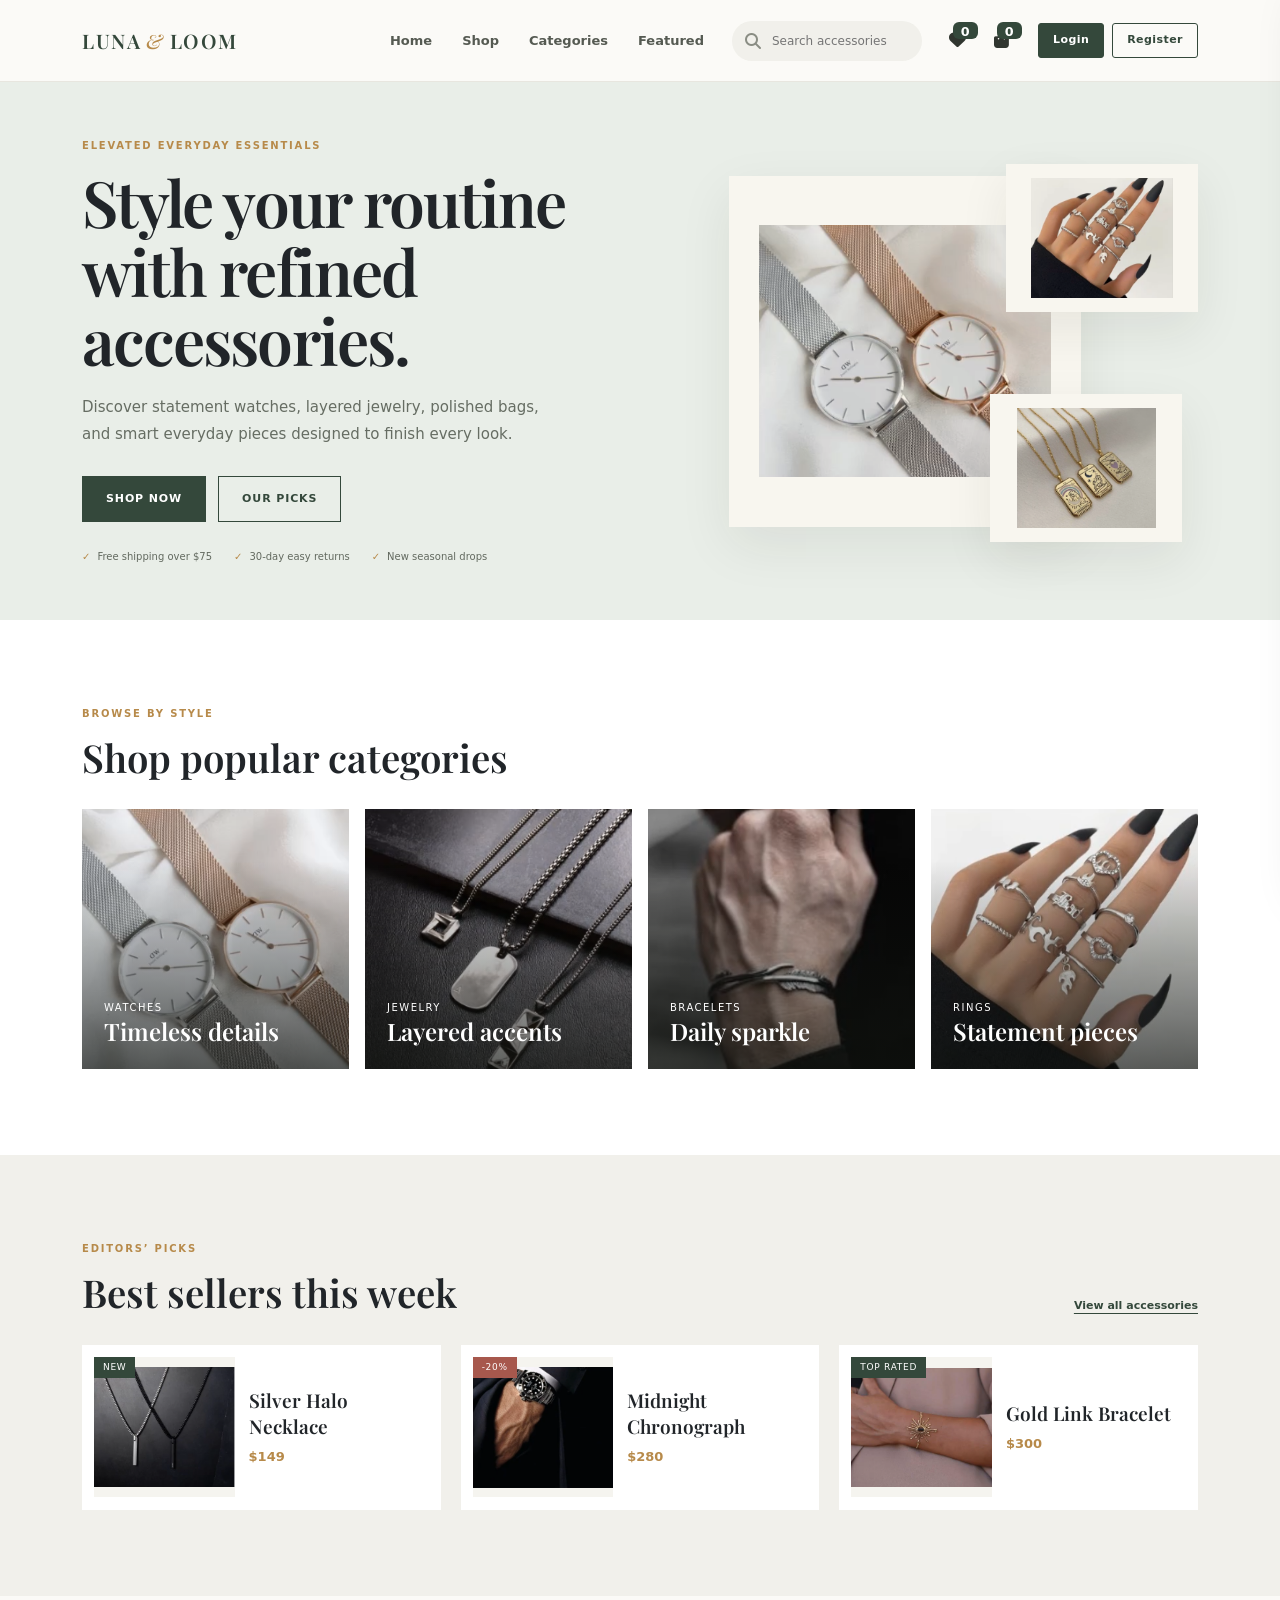
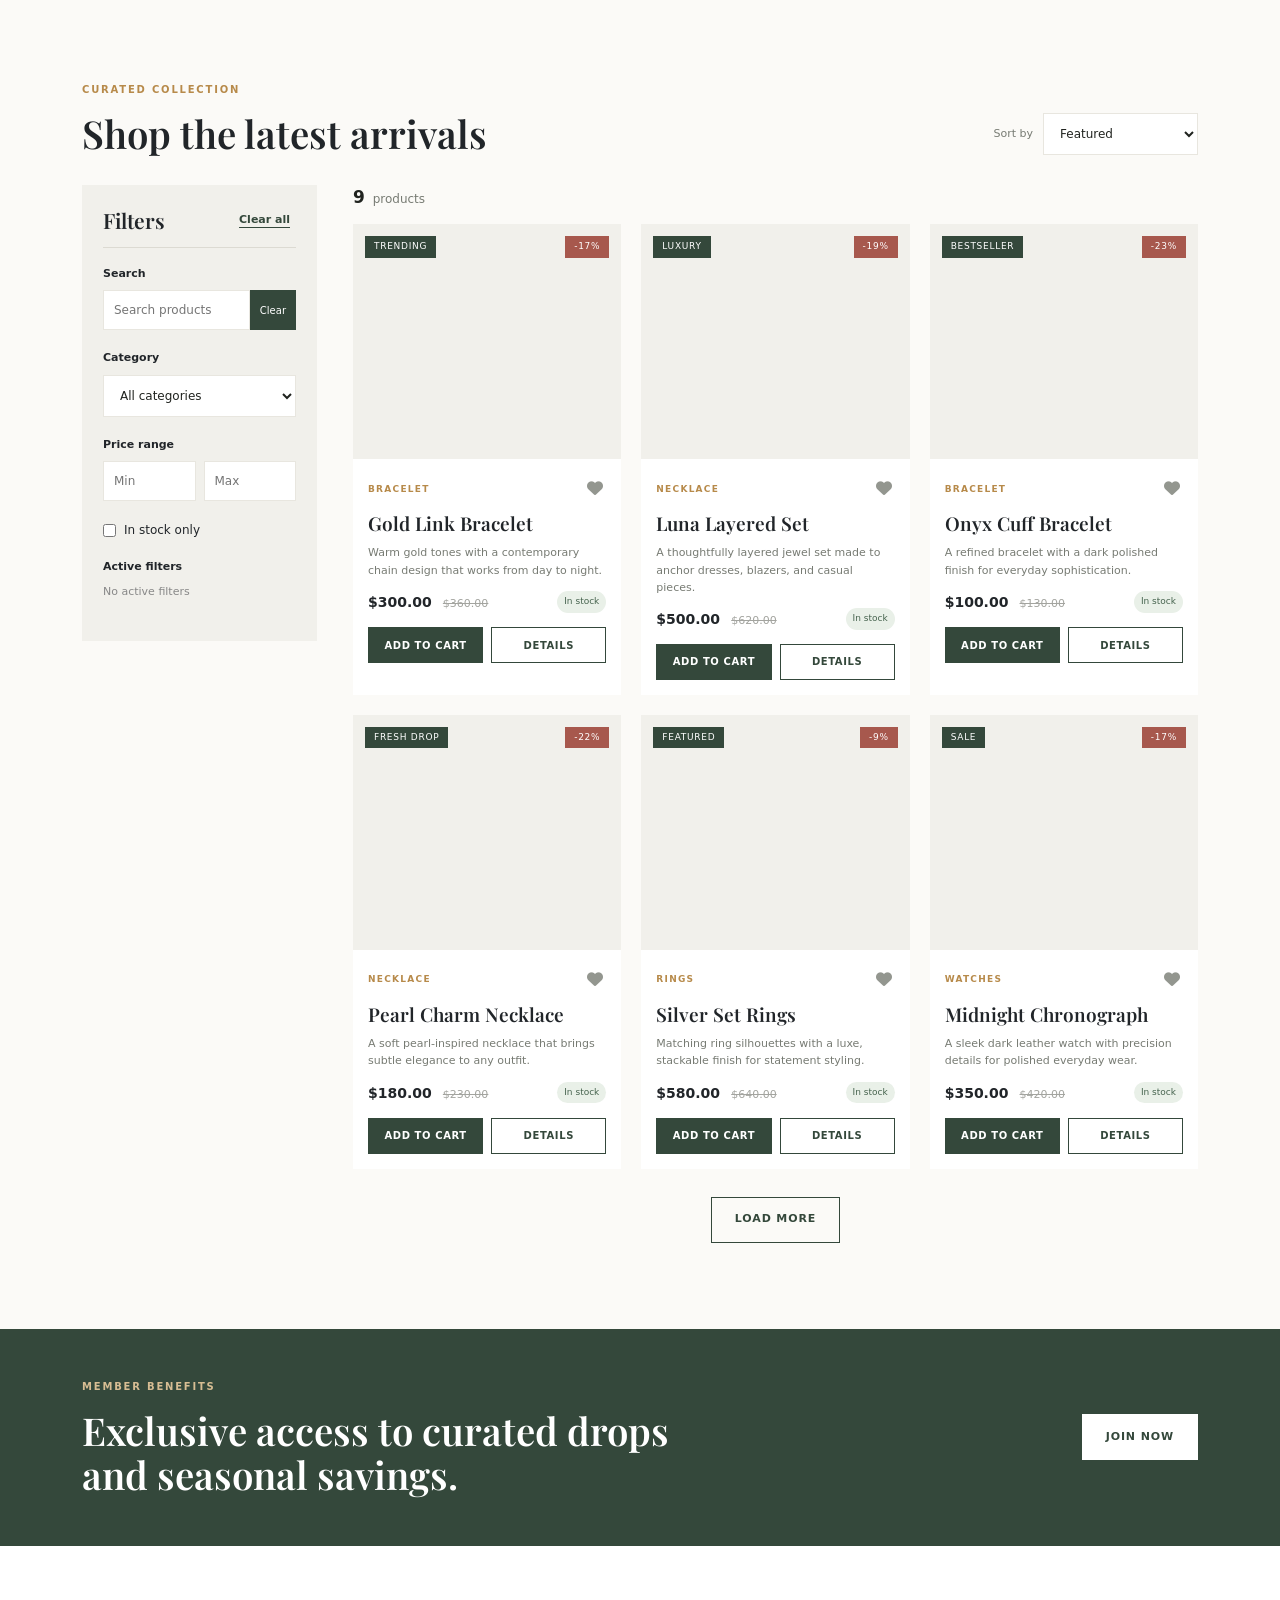
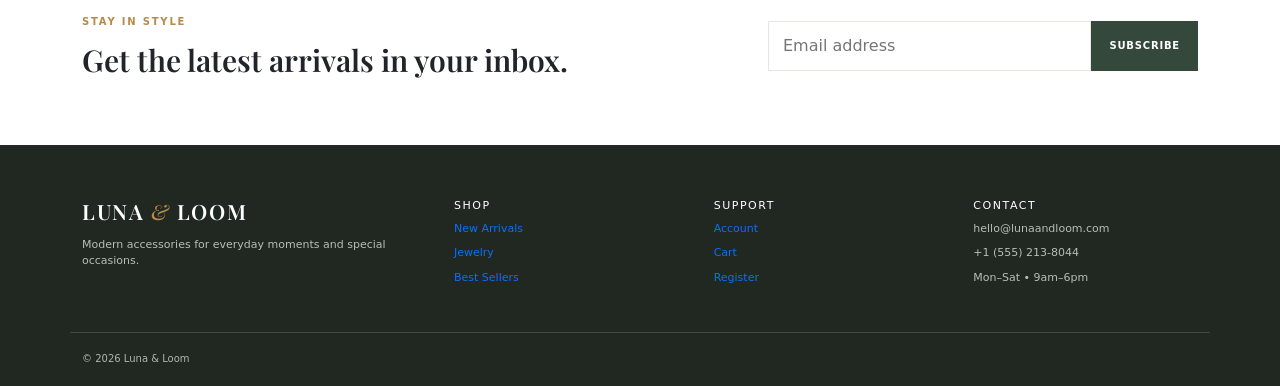
<file: index.html>
<!DOCTYPE html>
<html lang="en">
  <head>
    <meta charset="UTF-8" />
    <meta http-equiv="X-UA-Compatible" content="IE=edge" />
    <meta name="viewport" content="width=device-width, initial-scale=1.0" />
    <title>Luna & Loom | Premium accessories</title>
    <link rel="stylesheet" href="css/style.css" />
    <link rel="stylesheet" href="css/all.css" />
    <link rel="stylesheet" href="css/bootstrap.min.css" />
  </head>
  <body>
    <header class="site-header">
      <div class="container nav-shell">
        <a href="index.html" class="brand" aria-label="Luna & Loom home">
          Luna <span>&amp;</span> Loom
        </a>

        <nav class="main-nav" aria-label="Main navigation">
          <a href="index.html">Home</a>
          <a href="#shop">Shop</a>
          <a href="#categories">Categories</a>
          <a href="#featured">Featured</a>
        </nav>

        <div class="top-bar-actions">
          <label class="search-field" aria-label="Search products">
            <i class="fa-solid fa-magnifying-glass"></i>
            <input id="headerSearch" type="search" placeholder="Search accessories" />
          </label>

          <div class="nav-icons">
            <button class="icon-button" type="button" id="favoriteTrigger" aria-label="View wishlist">
              <i class="fa-solid fa-heart"></i>
              <span class="badge" id="favoriteCount">0</span>
            </button>
            <button class="icon-button" type="button" id="cartTrigger" aria-label="Open cart">
              <i class="fa-solid fa-bag-shopping"></i>
              <span class="badge" id="cartCount">0</span>
            </button>
          </div>

          <div class="auth-controls" id="authControls">
            <button class="header-btn header-btn-primary" type="button" data-nav="login">Login</button>
            <button class="header-btn header-btn-secondary" type="button" data-nav="register">Register</button>
          </div>

          <div class="user-badge hidden" id="userBadge">
            <span id="usernameLabel">Hello, guest</span>
            <button class="header-btn header-btn-danger" type="button" id="logoutBtn">Logout</button>
          </div>
        </div>

        <button class="mobile-menu-button" type="button" id="mobileMenuButton" aria-label="Toggle navigation">
          <span></span>
          <span></span>
          <span></span>
        </button>
      </div>
    </header>

    <main>
      <section class="hero-section" id="home">
        <div class="container hero-shell">
          <div class="hero-copy">
            <p class="eyebrow">Elevated everyday essentials</p>
            <h1>Style your routine with refined accessories.</h1>
            <p class="hero-text">
              Discover statement watches, layered jewelry, polished bags, and smart everyday pieces designed to finish every look.
            </p>
            <div class="hero-actions">
              <a href="#shop" class="primary-cta">Shop now</a>
              <a href="#featured" class="secondary-cta">Our picks</a>
            </div>
            <ul class="hero-points" aria-label="Shop benefits">
              <li>Free shipping over $75</li>
              <li>30-day easy returns</li>
              <li>New seasonal drops</li>
            </ul>
          </div>

          <div class="hero-visual" aria-label="Featured accessory collection">
            <div class="showcase-card showcase-large">
              <img src="images/prod1.png" alt="Golden watch" />
            </div>
            <div class="showcase-card showcase-small top">
              <img src="images/prod5.png" alt="Silver ring set" />
            </div>
            <div class="showcase-card showcase-small bottom">
              <img src="images/prod8.png" alt="Necklace set" />
            </div>
          </div>
        </div>
      </section>

      <section class="categories-section" id="categories">
        <div class="container section-header">
          <div>
            <p class="eyebrow">Browse by style</p>
            <h2>Shop popular categories</h2>
          </div>
        </div>
        <div class="container category-grid">
          <a class="category-card" href="#shop" data-category="watches">
            <img src="images/prod1.png" alt="Watches" />
            <div class="category-overlay">
              <span class="category-tag">Watches</span>
              <strong>Timeless details</strong>
            </div>
          </a>
          <a class="category-card" href="#shop" data-category="Necklace">
            <img src="images/prod6.png" alt="Necklaces" />
            <div class="category-overlay">
              <span class="category-tag">Jewelry</span>
              <strong>Layered accents</strong>
            </div>
          </a>
          <a class="category-card" href="#shop" data-category="Bracelet">
            <img src="images/prod7.png" alt="Bracelets" />
            <div class="category-overlay">
              <span class="category-tag">Bracelets</span>
              <strong>Daily sparkle</strong>
            </div>
          </a>
          <a class="category-card" href="#shop" data-category="Rings">
            <img src="images/prod5.png" alt="Rings" />
            <div class="category-overlay">
              <span class="category-tag">Rings</span>
              <strong>Statement pieces</strong>
            </div>
          </a>
        </div>
      </section>

      <section class="featured-section" id="featured">
        <div class="container section-header">
          <div>
            <p class="eyebrow">Editors’ picks</p>
            <h2>Best sellers this week</h2>
          </div>
          <a href="#shop" class="view-link">View all accessories</a>
        </div>
        <div class="container feature-row">
          <article class="feature-card">
            <span class="feature-badge">New</span>
            <img src="images/prod2.png" alt="Silver necklace" />
            <div>
              <h3>Silver Halo Necklace</h3>
              <p>$149</p>
            </div>
          </article>
          <article class="feature-card">
            <span class="feature-badge sale">-20%</span>
            <img src="images/prod4.png" alt="Black watch" />
            <div>
              <h3>Midnight Chronograph</h3>
              <p>$280</p>
            </div>
          </article>
          <article class="feature-card">
            <span class="feature-badge">Top rated</span>
            <img src="images/prod9.png" alt="Golden bracelet" />
            <div>
              <h3>Gold Link Bracelet</h3>
              <p>$300</p>
            </div>
          </article>
        </div>
      </section>

      <section class="shop-section" id="shop">
        <div class="container section-header catalog-header">
          <div>
            <p class="eyebrow">Curated collection</p>
            <h2>Shop the latest arrivals</h2>
          </div>
          <div class="sort-wrap">
            <label for="sortSelect" class="sort-label">Sort by</label>
            <select id="sortSelect">
              <option value="featured">Featured</option>
              <option value="newest">Newest</option>
              <option value="low-high">Price: Low to High</option>
              <option value="high-low">Price: High to Low</option>
            </select>
          </div>
        </div>

        <div class="container catalog-layout">
          <aside class="filter-panel" aria-label="Product filters">
            <div class="filter-header">
              <h3>Filters</h3>
              <button id="clearFilters" type="button" class="text-button">Clear all</button>
            </div>

            <div class="filter-group search-group">
              <label for="catalogSearch">Search</label>
              <div class="inline-search">
                <input id="catalogSearch" type="search" placeholder="Search products" />
                <button id="clearSearch" type="button" aria-label="Clear search">Clear</button>
              </div>
            </div>

            <div class="filter-group">
              <label for="categoryFilter">Category</label>
              <select id="categoryFilter">
                <option value="all">All categories</option>
                <option value="watches">Watches</option>
                <option value="Necklace">Necklace</option>
                <option value="Earrings">Earrings</option>
                <option value="Bracelet">Bracelet</option>
                <option value="Rings">Rings</option>
              </select>
            </div>

            <div class="filter-group">
              <label>Price range</label>
              <div class="price-inputs">
                <input id="minPrice" type="number" min="0" step="10" placeholder="Min" aria-label="Minimum price" />
                <input id="maxPrice" type="number" min="0" step="10" placeholder="Max" aria-label="Maximum price" />
              </div>
            </div>

            <label class="checkbox-row" for="stockOnly">
              <input id="stockOnly" type="checkbox" />
              <span>In stock only</span>
            </label>

            <div class="filter-group">
              <label>Active filters</label>
              <div id="activeFilters" class="active-filters"></div>
            </div>
          </aside>

          <div class="catalog-results">
            <div class="results-meta">
              <strong id="resultsCount">0</strong>
              <span>products</span>
            </div>
            <div id="productGrid" class="product-grid" aria-live="polite"></div>
            <div id="loadingState" class="state-panel hidden">Loading products…</div>
            <div id="emptyState" class="state-panel hidden">
              No products match your current filters. Try adjusting your search or price range.
            </div>
            <div class="load-more-wrap">
              <button id="loadMoreBtn" type="button" class="secondary-cta hidden">Load more</button>
            </div>
          </div>
        </div>
      </section>

      <section class="promo-section">
        <div class="container promo-shell">
          <div>
            <p class="eyebrow">Member benefits</p>
            <h2>Exclusive access to curated drops and seasonal savings.</h2>
          </div>
          <a href="register.html" class="primary-cta">Join now</a>
        </div>
      </section>

      <section class="newsletter-section">
        <div class="container newsletter-box">
          <div>
            <p class="eyebrow">Stay in style</p>
            <h2>Get the latest arrivals in your inbox.</h2>
          </div>
          <form class="newsletter-form" onsubmit="event.preventDefault(); this.reset(); alert('Thanks for subscribing!');">
            <label class="sr-only" for="newsletterEmail">Email</label>
            <input id="newsletterEmail" type="email" placeholder="Email address" required />
            <button type="submit">Subscribe</button>
          </form>
        </div>
      </section>
    </main>

    <footer class="site-footer">
      <div class="container footer-grid">
        <div>
          <a href="index.html" class="footer-brand">Luna <span>&amp;</span> Loom</a>
          <p>Modern accessories for everyday moments and special occasions.</p>
        </div>
        <div>
          <h3>Shop</h3>
          <ul>
            <li><a href="#shop">New Arrivals</a></li>
            <li><a href="#categories">Jewelry</a></li>
            <li><a href="#featured">Best Sellers</a></li>
          </ul>
        </div>
        <div>
          <h3>Support</h3>
          <ul>
            <li><a href="login.html">Account</a></li>
            <li><a href="cart.html">Cart</a></li>
            <li><a href="register.html">Register</a></li>
          </ul>
        </div>
        <div>
          <h3>Contact</h3>
          <ul>
            <li>hello@lunaandloom.com</li>
            <li>+1 (555) 213-8044</li>
            <li>Mon–Sat • 9am–6pm</li>
          </ul>
        </div>
      </div>
      <div class="container footer-bottom">
        <span>© 2026 Luna & Loom</span>
      </div>
    </footer>

    <aside class="cart-drawer" id="cartDrawer" aria-label="Cart drawer">
      <div class="drawer-header">
        <h3>Your cart</h3>
        <button type="button" class="close-drawer" id="closeCartDrawer" aria-label="Close cart">×</button>
      </div>
      <div id="miniCartItems" class="mini-cart-items"></div>
      <div class="drawer-footer">
        <div class="drawer-total-row">
          <span>Subtotal</span>
          <strong id="drawerSubtotal">$0.00</strong>
        </div>
        <a href="cart.html" class="drawer-link">View cart</a>
      </div>
    </aside>

    <div class="modal hidden" id="productModal" aria-hidden="true">
      <div class="modal-backdrop" data-close-modal="true"></div>
      <div class="modal-panel" role="dialog" aria-modal="true" aria-labelledby="modalTitle">
        <button type="button" class="close-modal" id="closeModal" aria-label="Close product details">×</button>
        <div id="modalContent"></div>
      </div>
    </div>

    <script src="JS/store.js"></script>
    <script src="JS/script.js"></script>
    <script src="JS/bootstrap.bundle.min.js"></script>
  </body>
</html>
</file>
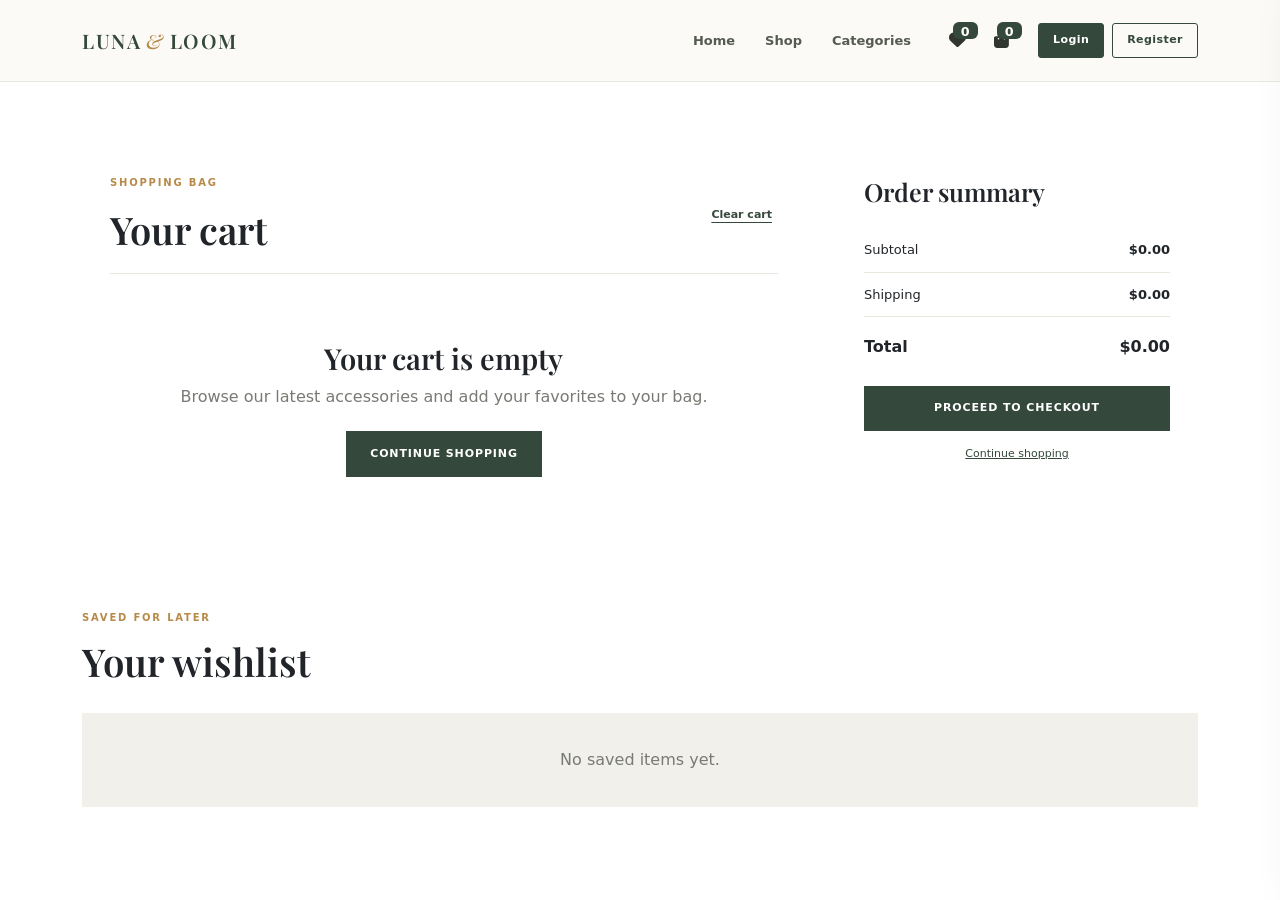
<file: cart.html>
<!DOCTYPE html>
<html lang="en">
  <head>
    <meta charset="UTF-8" />
    <meta http-equiv="X-UA-Compatible" content="IE=edge" />
    <meta name="viewport" content="width=device-width, initial-scale=1.0" />
    <title>Your Cart | Luna & Loom</title>
    <link rel="stylesheet" href="css/style.css" />
    <link rel="stylesheet" href="css/all.css" />
    <link rel="stylesheet" href="css/bootstrap.min.css" />
  </head>
  <body class="cart-page-body">
    <header class="site-header">
      <div class="container nav-shell">
        <a href="index.html" class="brand" aria-label="Luna & Loom home">
          Luna <span>&amp;</span> Loom
        </a>

        <nav class="main-nav" aria-label="Main navigation">
          <a href="index.html">Home</a>
          <a href="index.html#shop">Shop</a>
          <a href="index.html#categories">Categories</a>
        </nav>

        <div class="top-bar-actions cart-page-actions">
          <div class="nav-icons">
            <button class="icon-button" type="button" id="favoriteTrigger" aria-label="View wishlist">
              <i class="fa-solid fa-heart"></i>
              <span class="badge" id="favoriteCount">0</span>
            </button>
            <button class="icon-button" type="button" id="cartTrigger" aria-label="Open cart">
              <i class="fa-solid fa-bag-shopping"></i>
              <span class="badge" id="cartCount">0</span>
            </button>
          </div>

          <div class="auth-controls" id="authControls">
            <button class="header-btn header-btn-primary" type="button" data-nav="login">Login</button>
            <button class="header-btn header-btn-secondary" type="button" data-nav="register">Register</button>
          </div>

          <div class="user-badge hidden" id="userBadge">
            <span id="usernameLabel">Hello, guest</span>
            <button class="header-btn header-btn-danger" type="button" id="logoutBtn">Logout</button>
          </div>
        </div>
      </div>
    </header>

    <main class="cart-page-main">
      <div class="container cart-layout">
        <section class="cart-panel">
          <div class="cart-header-row">
            <div>
              <p class="eyebrow">Shopping bag</p>
              <h1>Your cart</h1>
            </div>
            <button id="clearCartBtn" type="button" class="text-button">Clear cart</button>
          </div>

          <div id="cartItems" class="cart-items" aria-live="polite"></div>
          <div id="cartEmptyState" class="empty-cart hidden">
            <h2>Your cart is empty</h2>
            <p>Browse our latest accessories and add your favorites to your bag.</p>
            <a href="index.html#shop" class="primary-cta">Continue shopping</a>
          </div>
        </section>

        <aside class="checkout-panel">
          <h2>Order summary</h2>
          <div class="summary-row">
            <span>Subtotal</span>
            <strong id="subtotalValue">$0.00</strong>
          </div>
          <div class="summary-row">
            <span>Shipping</span>
            <strong id="shippingValue">$0.00</strong>
          </div>
          <div class="summary-row total-row">
            <span>Total</span>
            <strong id="totalValue">$0.00</strong>
          </div>
          <button type="button" class="checkout-btn" id="checkoutBtn">Proceed to checkout</button>
          <a href="index.html#shop" class="secondary-link">Continue shopping</a>
        </aside>
      </div>

      <section class="wishlist-panel">
        <div class="container section-header">
          <div>
            <p class="eyebrow">Saved for later</p>
            <h2>Your wishlist</h2>
          </div>
        </div>
        <div class="container wishlist-grid" id="wishlistGrid"></div>
      </section>
    </main>

    <aside class="cart-drawer" id="cartDrawer" aria-label="Cart drawer">
      <div class="drawer-header">
        <h3>Your cart</h3>
        <button type="button" class="close-drawer" id="closeCartDrawer" aria-label="Close cart">×</button>
      </div>
      <div id="miniCartItems" class="mini-cart-items"></div>
      <div class="drawer-footer">
        <div class="drawer-total-row">
          <span>Subtotal</span>
          <strong id="drawerSubtotal">$0.00</strong>
        </div>
        <a href="cart.html" class="drawer-link">View cart</a>
      </div>
    </aside>

    <script src="JS/store.js"></script>
    <script src="JS/cart.js"></script>
    <script src="JS/bootstrap.bundle.min.js"></script>
  </body>
</html>
</file>
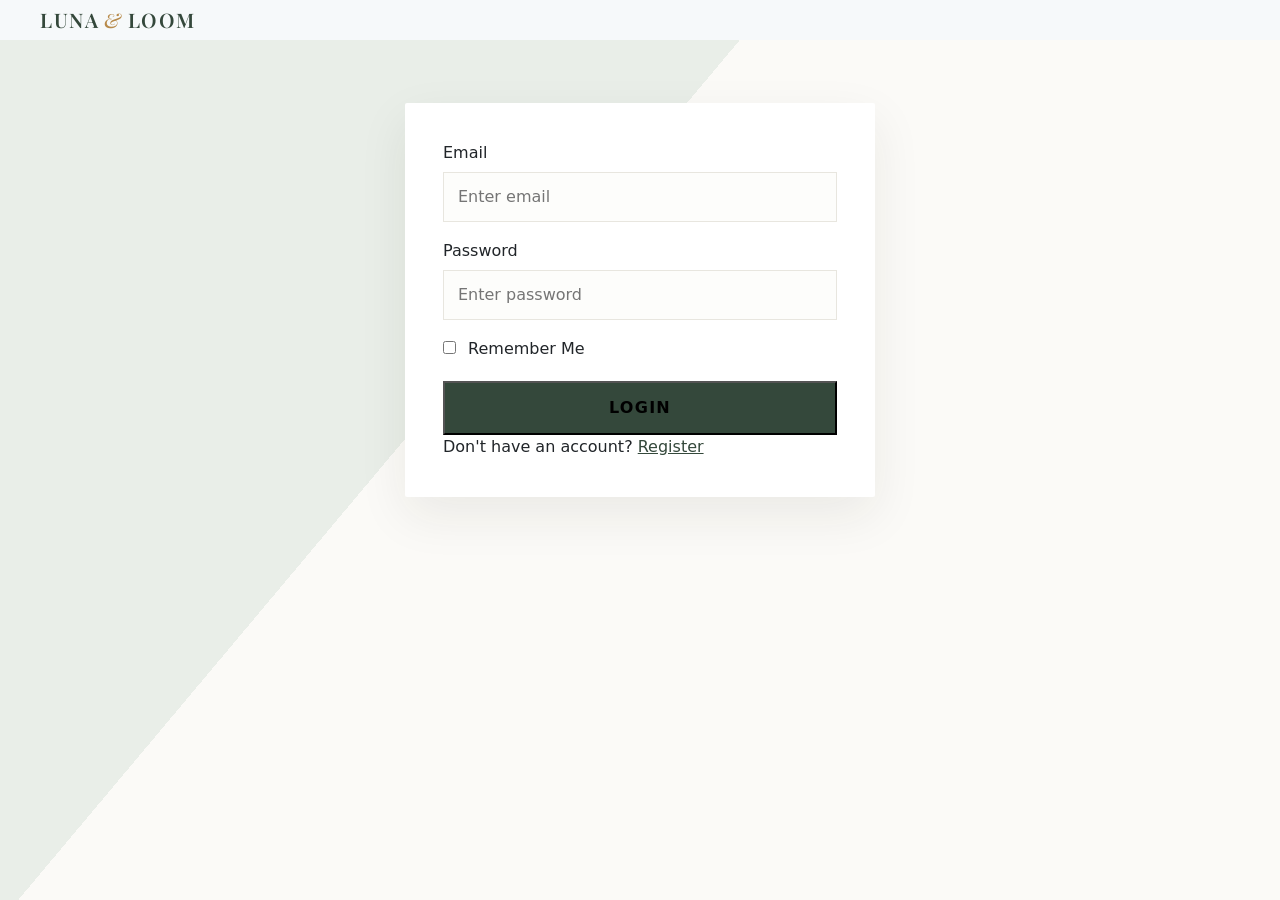
<file: login.html>
<!DOCTYPE html>
<html lang="en">
    <head>
        <meta charset="UTF-8">
        <meta http-equiv="X-UA-Compatible" content="IE=edge">
        <meta name="viewport" content="width=device-width, initial-scale=1.0">
        <title>Shopping Cart || Login Page</title>
        <link rel="stylesheet" href="css/style.css"/>
        <link rel="stylesheet" href="css/all.css"/>
        <link rel="stylesheet" href="css/bootstrap.min.css"/>
    </head>
    <body>
        <header>
            <div class="container-fluid" style="background-color: #f6f9fa; padding: 10px 15px 10px 40px; display: flex;">
                <a href="index.html" class="brand" aria-label="Luna & Loom home">Luna <span>&amp;</span> Loom</a>
            </div>
        </header>

        <form class="loginform">
            Email
            <input type="email" placeholder="Enter email" id="login_email">
            Password
            <input type="password" placeholder="Enter password" id="login_password">
            <input type="checkbox" style="display: inline; cursor: pointer;"> Remember Me
            <input type="submit" value="Login" id="login">
            Don't have an account? <a href="register.html">Register</a>
        </form>

        <script src="JS/login.js"></script>
        <script src="JS/bootstrap.bundle.min.js"></script>
    </body>
</html>
</file>
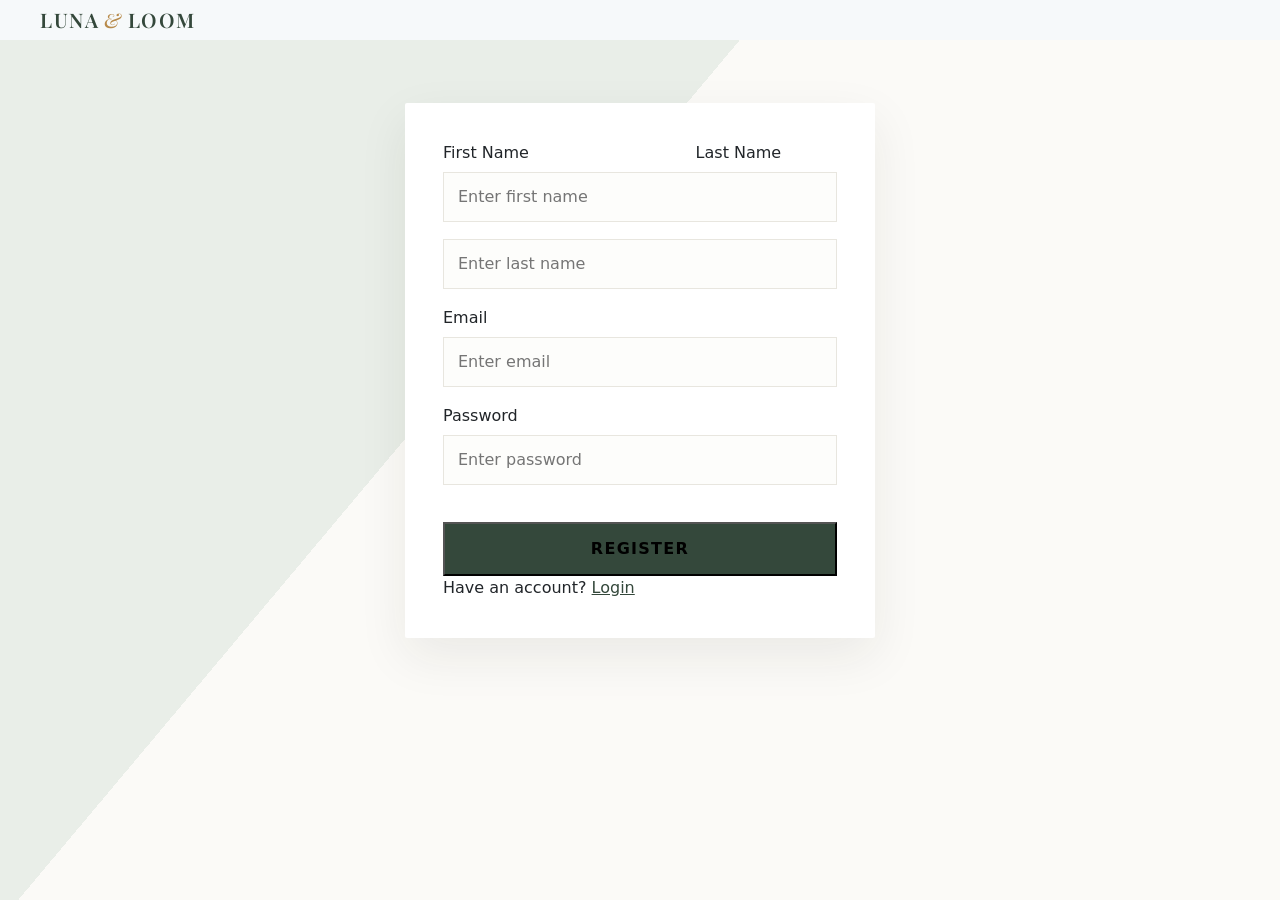
<file: register.html>
<!DOCTYPE html>
<html lang="en">
  <head>
    <meta charset="UTF-8" />
    <meta http-equiv="X-UA-Compatible" content="IE=edge" />
    <meta name="viewport" content="width=device-width, initial-scale=1.0" />
    <title>Shopping Cart || Register Page</title>
    <link rel="stylesheet" href="css/style.css" />
    <link rel="stylesheet" href="css/all.css" />
    <link rel="stylesheet" href="css/bootstrap.min.css" />
  </head>
  <body>
    <header>
      <div
        class="container-fluid"
        style="
          background-color: #f6f9fa;
          padding: 10px 15px 10px 40px;
          display: flex;
        "
      >
        <a href="index.html" class="brand" aria-label="Luna & Loom home">Luna <span>&amp;</span> Loom</a>
      </div>
    </header>

    <form class="loginform">
      First Name <span style="margin-left: 41%">Last Name</span><br />
      <input type="text" placeholder="Enter first name" id="reg_first" />
      <input type="text" placeholder="Enter last name" id="reg_last" />
      Email
      <input type="email" placeholder="Enter email" id="reg_email" />
      Password
      <input type="password" placeholder="Enter password" id="reg_password" />
      <input type="submit" value="Register" id="register" />
      Have an account? <a href="login.html">Login</a>
    </form>

    <script src="./JS/regester.js"></script>
    <script src="JS/bootstrap.bundle.min.js"></script>
  </body>
</html>
</file>
<file: css/style.css>
@import url('https://fonts.googleapis.com/css2?family=DM+Sans:wght@400;500;600;700&family=Playfair+Display:wght@500;600;700&display=swap');

:root{--ink:#20231f;--muted:#777b73;--paper:#fbfaf7;--white:#fff;--line:#e8e6df;--green:#34483b;--sage:#e9eee6;--gold:#b78a4a;--serif:'Playfair Display',Georgia,serif;--sans:'DM Sans',Arial,sans-serif;--shadow:0 18px 50px rgba(35,39,31,.08)}
*{box-sizing:border-box}html{scroll-behavior:smooth;scroll-padding-top:100px}body{margin:0;background:var(--paper);color:var(--ink);font-family:var(--sans);font-size:15px;line-height:1.6}img{max-width:100%;display:block}a{color:inherit;text-decoration:none!important}button,input,select{font:inherit}button{cursor:pointer}button:focus-visible,a:focus-visible,input:focus-visible,select:focus-visible{outline:3px solid #c5a36d;outline-offset:3px}.container{width:min(1220px,calc(100% - 48px));margin-inline:auto}.hidden{display:none!important}.sr-only{position:absolute;width:1px;height:1px;padding:0;margin:-1px;overflow:hidden;clip:rect(0,0,0,0);white-space:nowrap;border:0}
.site-header{height:82px;background:rgba(251,250,247,.96);border-bottom:1px solid var(--line);position:sticky;top:0;z-index:50;backdrop-filter:blur(12px)}.nav-shell{height:100%;display:flex;align-items:center;justify-content:space-between;gap:28px}.brand img{width:142px;height:auto;max-height:60px;object-fit:contain}.main-nav{display:flex;align-items:center;gap:30px;margin-left:auto}.main-nav a{font-size:13px;font-weight:600;color:#555a52;transition:color .2s}.main-nav a:hover{color:var(--gold)}.top-bar-actions{display:flex;align-items:center;gap:17px}.search-field{height:40px;width:190px;background:#f1f0eb;border-radius:30px;display:flex;align-items:center;padding:0 13px;gap:9px;color:#8a8d84}.search-field input{margin:0!important;border:0;background:none;outline:0;width:100%;font-size:12px;color:var(--ink)}.nav-icons{display:flex;gap:6px}.icon-button{position:relative;border:0;background:transparent;color:#30352f;font-size:17px;width:38px;height:38px;border-radius:50%}.icon-button:hover{background:var(--sage)}.badge{position:absolute;top:0;right:-1px;min-width:17px;height:17px;border-radius:50%;background:var(--green);color:white;font-size:10px;line-height:17px;text-align:center}.auth-controls,.user-badge{display:flex;align-items:center;gap:8px}.user-badge{font-size:12px}.header-btn{border:1px solid var(--green);border-radius:3px;padding:8px 14px;font-size:11px;font-weight:700;letter-spacing:.04em;background:transparent;color:var(--green)}.header-btn-primary{background:var(--green);color:#fff}.header-btn-danger{border-color:#a7584d;color:#a7584d}.mobile-menu-button{display:none;background:none;border:0;padding:8px}.mobile-menu-button span{display:block;width:22px;height:2px;background:var(--ink);margin:5px}
.hero-section{background:#e9eee8;overflow:hidden}.hero-shell{min-height:520px;display:grid;grid-template-columns:1fr 1fr;align-items:center;gap:50px;padding-block:56px}.eyebrow{text-transform:uppercase;letter-spacing:.18em;font-size:10px;font-weight:700;color:var(--gold);margin:0 0 14px}.hero-copy h1{font:600 clamp(42px,5vw,68px)/1.08 var(--serif);max-width:600px;margin:0 0 20px;letter-spacing:-.03em}.hero-text{max-width:470px;color:#666d63;font-size:15px;line-height:1.8}.hero-actions{display:flex;gap:12px;margin-top:28px}.primary-cta,.secondary-cta{display:inline-flex;justify-content:center;align-items:center;border:1px solid var(--green);padding:13px 23px;min-height:46px;font-size:11px;font-weight:700;letter-spacing:.08em;text-transform:uppercase;transition:.2s}.primary-cta{background:var(--green);color:#fff}.primary-cta:hover{background:#24352a;color:#fff}.secondary-cta{color:var(--green);background:transparent}.secondary-cta:hover{background:#fff}.hero-points{display:flex;gap:22px;padding:0;margin:27px 0 0;list-style:none;color:#62695f;font-size:10px}.hero-points li:before{content:'✓';color:var(--gold);margin-right:7px}.hero-visual{height:390px;position:relative}.showcase-card{position:absolute;background:#f8f6ef;box-shadow:var(--shadow);overflow:hidden}.showcase-card img{width:100%;height:100%;object-fit:contain;mix-blend-mode:multiply}.showcase-large{width:66%;height:90%;left:12%;top:5%;padding:30px}.showcase-small{width:36%;height:38%;padding:14px}.showcase-small.top{right:0;top:2%}.showcase-small.bottom{right:3%;bottom:1%}
.categories-section,.featured-section,.shop-section{padding:86px 0}.section-header{display:flex;align-items:end;justify-content:space-between;margin-bottom:30px}.section-header h2,.newsletter-box h2,.promo-shell h2{font:600 clamp(28px,3vw,40px)/1.15 var(--serif);margin:0}.category-grid{display:grid;grid-template-columns:repeat(4,1fr);gap:16px}.category-card{height:260px;position:relative;overflow:hidden;background:#eee;cursor:pointer}.category-card img{width:100%;height:100%;object-fit:cover;transition:transform .5s;filter:saturate(.76)}.category-card:hover img{transform:scale(1.05)}.category-overlay{position:absolute;inset:0;display:flex;flex-direction:column;justify-content:end;padding:22px;color:white;background:linear-gradient(transparent 20%,rgba(16,19,15,.68))}.category-tag{font-size:10px;text-transform:uppercase;letter-spacing:.15em}.category-overlay strong{font:600 24px var(--serif)}.featured-section{background:#f1f0eb}.view-link,.text-button{font-size:11px;color:var(--green);font-weight:700;border:0;background:none;text-decoration:underline!important;text-underline-offset:4px}.feature-row{display:grid;grid-template-columns:repeat(3,1fr);gap:20px}.feature-card{position:relative;background:#fff;display:grid;grid-template-columns:42% 1fr;align-items:center;min-height:165px;padding:12px;gap:14px}.feature-card img{height:140px;width:100%;object-fit:contain;background:#f5f4ef}.feature-card h3{font:600 19px var(--serif);margin:0 0 8px}.feature-card p{color:var(--gold);font-size:13px;font-weight:700;margin:0}.feature-badge,.product-badge{position:absolute;top:12px;left:12px;background:var(--green);color:white;padding:4px 9px;font-size:9px;text-transform:uppercase;letter-spacing:.08em;z-index:1}.feature-badge.sale{background:#a7584d}
.shop-section{background:var(--paper)}.catalog-header{align-items:end}.sort-wrap{display:flex;align-items:center;gap:10px}.sort-label{font-size:11px;color:var(--muted)}.sort-wrap select,.filter-group select{height:42px;background:white;border:1px solid var(--line);padding:0 12px;color:var(--ink);font-size:12px}.catalog-layout{display:grid;grid-template-columns:235px 1fr;gap:36px;align-items:start}.filter-panel{background:#f1f0eb;padding:21px;position:sticky;top:102px}.filter-header{display:flex;align-items:center;justify-content:space-between;border-bottom:1px solid #dcdad2;padding-bottom:13px;margin-bottom:18px}.filter-header h3{font:600 21px var(--serif);margin:0}.filter-group{margin:0 0 20px}.filter-group>label{font-size:11px;font-weight:700;display:block;margin-bottom:8px}.inline-search{display:flex}.inline-search input,.price-inputs input{min-width:0;width:100%;border:1px solid var(--line);background:white;padding:10px;font-size:12px;margin:0!important}.inline-search button{border:0;background:var(--green);color:#fff;font-size:10px;padding:0 10px}.filter-group select{width:100%}.price-inputs{display:flex;gap:8px}.checkbox-row{display:flex;gap:8px;align-items:center;font-size:12px;margin:0 0 20px}.checkbox-row input{margin:0!important;accent-color:var(--green)}.active-filters{display:flex;flex-wrap:wrap;gap:6px}.filter-chip{border:1px solid #d4d1c8;background:white;border-radius:20px;padding:5px 9px;color:#52584f;font-size:10px}.filter-none{font-size:11px;color:#888}.results-meta{font-size:12px;color:var(--muted);margin:0 0 14px}.results-meta strong{font-size:17px;color:var(--ink);margin-right:4px}.product-grid{display:grid;grid-template-columns:repeat(3,minmax(0,1fr));gap:20px}.product-card{background:#fff;min-width:0;transition:transform .25s,box-shadow .25s}.product-card:hover{transform:translateY(-4px);box-shadow:var(--shadow)}.product-card-image-wrap{height:235px;position:relative;background:#f1f0eb;padding:20px}.product-card-image-wrap img{width:100%;height:100%;object-fit:contain;mix-blend-mode:multiply}.product-card-image-wrap .sale-badge{left:auto;right:12px;background:#a7584d}.product-card-body{padding:15px}.product-topline{display:flex;align-items:center;justify-content:space-between}.category-label{font-size:9px;color:var(--gold);text-transform:uppercase;letter-spacing:.14em;font-weight:700}.favorite-toggle{border:0;background:none;color:#93968f;padding:3px}.favorite-toggle.active{color:#aa5e55}.product-card h3{font:600 19px/1.25 var(--serif);margin:8px 0}.product-description{font-size:11px;color:var(--muted);line-height:1.6;min-height:36px;margin:0 0 10px}.product-price-row{display:flex;justify-content:space-between;align-items:center;gap:5px}.current-price{font-size:14px;font-weight:700}.original-price{font-size:11px;text-decoration:line-through;color:#a3a49f;margin-left:6px}.stock-pill{font-size:9px;padding:4px 7px;border-radius:20px}.in-stock{color:#46634e;background:#e9f0e8}.out-of-stock{color:#92534a;background:#f5e9e6}.product-actions{display:flex;gap:8px;margin-top:13px}.add-cart-button,.details-button{flex:1;min-height:36px;border:1px solid var(--green);font-size:10px;text-transform:uppercase;letter-spacing:.06em;font-weight:700}.add-cart-button{background:var(--green);color:white}.add-cart-button:hover{background:#24352a}.add-cart-button.in-cart{background:#e9eee6;color:var(--green)}.details-button{color:var(--green);background:white}.state-panel{padding:30px;background:#f1f0eb;text-align:center;color:var(--muted);font-size:13px}.load-more-wrap{text-align:center;margin-top:28px}
.promo-section{background:var(--green);color:white;padding:50px 0}.promo-shell{display:flex;align-items:center;justify-content:space-between;gap:30px}.promo-shell .eyebrow{color:#d7bd93}.promo-shell h2{max-width:650px}.promo-shell .primary-cta{background:white;color:var(--green);border-color:white}.newsletter-section{padding:68px 0}.newsletter-box{display:flex;align-items:center;justify-content:space-between;gap:30px}.newsletter-box h2{font-size:30px}.newsletter-form{display:flex;width:min(430px,100%)}.newsletter-form input{flex:1;min-width:0;margin:0!important;border:1px solid var(--line);padding:12px 14px;background:white}.newsletter-form button{border:0;background:var(--green);color:white;padding:0 18px;text-transform:uppercase;font-size:10px;font-weight:700;letter-spacing:.08em}.site-footer{background:#202821;color:#dce0d9;padding:54px 0 20px}.footer-grid{display:grid;grid-template-columns:1.5fr 1fr 1fr 1fr;gap:35px}.footer-logo{width:130px;max-height:60px;object-fit:contain;filter:brightness(0) invert(1);margin-bottom:12px}.footer-grid p,.footer-grid li{color:#b7beb5;font-size:11px}.footer-grid h3{font-size:11px;text-transform:uppercase;letter-spacing:.14em;color:white}.footer-grid ul{padding:0;list-style:none}.footer-grid li{margin:8px 0}.footer-grid a:hover{color:#e4c895}.footer-bottom{border-top:1px solid #414940;padding-top:18px;margin-top:30px;display:flex;justify-content:space-between;color:#aeb6ac;font-size:10px}.social-links{display:flex;gap:17px}.social-links a{color:#dce0d9}
.cart-drawer{position:fixed;z-index:80;right:0;top:0;height:100vh;width:min(390px,100%);background:white;box-shadow:-15px 0 45px #0002;padding:22px;transform:translateX(110%);transition:transform .25s;display:flex;flex-direction:column}.cart-drawer.open{transform:translateX(0)}.drawer-header{display:flex;justify-content:space-between;align-items:center;border-bottom:1px solid var(--line);padding-bottom:12px}.drawer-header h3{font:600 24px var(--serif);margin:0}.close-drawer,.close-modal{border:0;background:none;font-size:27px;color:#656a62}.mini-cart-items{overflow:auto;flex:1;padding:14px 0}.mini-cart-empty{color:var(--muted);font-size:13px}.mini-cart-item{display:flex;gap:12px;padding:12px 0;border-bottom:1px solid var(--line)}.mini-cart-image{width:72px;height:72px;background:#f1f0eb;padding:6px}.mini-cart-image img{width:100%;height:100%;object-fit:contain}.mini-cart-info h4{font:600 15px var(--serif);margin:0}.mini-cart-info p{font-size:11px;color:var(--muted);margin:3px 0}.mini-cart-controls{display:flex;align-items:center;gap:10px}.mini-cart-controls button{border:1px solid var(--line);background:#fff;width:24px;height:24px}.drawer-footer{border-top:1px solid var(--line);padding-top:15px}.drawer-total-row{display:flex;justify-content:space-between;margin-bottom:12px}.drawer-link{display:block;text-align:center;padding:11px;background:var(--green);color:white!important;font-size:11px;font-weight:700;text-transform:uppercase}.modal{position:fixed;inset:0;z-index:100;display:grid;place-items:center;padding:20px}.modal-backdrop{position:absolute;inset:0;background:#141814aa}.modal-panel{position:relative;z-index:1;width:min(760px,100%);background:white;padding:30px;display:grid;grid-template-columns:1fr 1fr;gap:30px;box-shadow:var(--shadow)}.close-modal{position:absolute;right:12px;top:5px}.modal-image-wrap{background:#f1f0eb;min-height:300px;padding:20px}.modal-image-wrap img{width:100%;height:100%;object-fit:contain}.modal-copy{align-self:center}.modal-category{font-size:10px;color:var(--gold);text-transform:uppercase;letter-spacing:.15em}.modal-copy h3{font:600 31px var(--serif);margin:8px 0}.price-meta{font-size:19px;font-weight:700}.price-meta small{font-size:13px;color:#999;text-decoration:line-through;margin-left:8px}.modal-copy p{font-size:13px;color:var(--muted)}.modal-meta-row{display:flex;gap:8px;margin:15px 0}.modal-badge{font-size:9px;background:#f4eee3;padding:5px 8px}.modal-action{width:100%}
.cart-page-main{padding:65px 0 30px}.cart-layout{display:grid;grid-template-columns:1.6fr .8fr;gap:30px;align-items:start}.cart-panel,.checkout-panel{background:#fff;padding:28px}.cart-header-row{display:flex;justify-content:space-between;align-items:center;border-bottom:1px solid var(--line);padding-bottom:18px;margin-bottom:15px}.cart-header-row h1{font:600 38px var(--serif);margin:0}.cart-item-card{display:flex;gap:20px;padding:18px 0;border-bottom:1px solid var(--line)}.cart-item-image{width:130px;height:130px;background:#f1f0eb;padding:10px;flex:none}.cart-item-image img{width:100%;height:100%;object-fit:contain}.cart-item-copy{flex:1}.cart-item-head,.cart-item-meta{display:flex;justify-content:space-between;align-items:center;gap:10px}.cart-item-head h3{font:600 21px var(--serif);margin:0}.cart-item-head p{font-size:11px;color:var(--muted);margin:4px 0}.remove-item{border:0;background:none;color:#9a5c52;text-decoration:underline;font-size:11px}.cart-item-meta{margin-top:20px}.qty-control{display:flex;align-items:center;gap:12px}.qty-control button{width:30px;height:30px;background:white;border:1px solid var(--line)}.empty-cart{text-align:center;padding:50px 20px}.empty-cart h2{font:600 29px var(--serif)}.empty-cart p{color:var(--muted);margin-bottom:22px}.checkout-panel h2{font:600 25px var(--serif);margin:0 0 20px}.summary-row{display:flex;justify-content:space-between;padding:12px 0;border-bottom:1px solid var(--line);font-size:13px}.total-row{font-size:16px;font-weight:700;border:0;padding-top:18px}.checkout-btn{width:100%;background:var(--green);color:white;border:0;padding:14px;font-size:11px;font-weight:700;letter-spacing:.08em;text-transform:uppercase;margin:15px 0}.secondary-link{display:block;text-align:center;color:var(--green);font-size:11px;text-decoration:underline!important}.wishlist-panel{padding:55px 0}.wishlist-grid{display:grid;grid-template-columns:repeat(4,1fr);gap:18px}.wishlist-card{background:white}.wishlist-image{height:180px;background:#f1f0eb;padding:15px}.wishlist-image img{width:100%;height:100%;object-fit:contain}.wishlist-copy{padding:14px}.wishlist-copy h3{font:600 18px var(--serif);margin:0}.wishlist-copy p{color:var(--gold);font-weight:700}.wishlist-actions{display:flex;align-items:center;gap:12px}.secondary-cta.small{padding:8px 12px;min-height:34px;font-size:9px}.wishlist-empty{grid-column:1/-1;color:var(--muted);padding:35px;background:#f1f0eb;text-align:center}
/* Account pages */
body:has(.loginform){min-height:100vh;background:linear-gradient(130deg,#e9eee8 0 38%,#fbfaf7 38%);display:flex;flex-direction:column}body:has(.loginform)>header{background:rgba(251,250,247,.9)}body:has(.loginform) .loginform{position:relative;left:auto;top:auto;transform:none;width:min(470px,calc(100% - 36px));margin:7vh auto;padding:38px;background:white;box-shadow:var(--shadow);border-radius:2px;line-height:1.5}body:has(.loginform) .loginform input[type=text],body:has(.loginform) .loginform input[type=email],body:has(.loginform) .loginform input[type=password]{width:100%;display:block;padding:12px 14px;border:1px solid var(--line);border-radius:0;background:#fdfdfb;margin:7px 0 17px!important}body:has(.loginform) .loginform input[type=submit]{width:100%;padding:13px;background:var(--green);border-radius:0;text-transform:uppercase;letter-spacing:.08em;font-weight:700;margin-top:20px!important}body:has(.loginform) .loginform input[type=checkbox]{display:inline;margin:0 7px 0 0!important;accent-color:var(--green)}body:has(.loginform) .loginform a{color:var(--green);text-decoration:underline!important}body:has(.loginform) .loginform br{display:none}
@media(max-width:1050px){.main-nav{gap:18px}.search-field{width:155px}.product-grid{grid-template-columns:repeat(2,minmax(0,1fr))}.catalog-layout{grid-template-columns:210px 1fr}.product-card-image-wrap{height:230px}.category-card{height:220px}.feature-card{grid-template-columns:38% 1fr}.footer-grid{gap:20px}}
@media(max-width:760px){.container{width:min(100% - 32px,600px)}.site-header{height:70px}.nav-shell{gap:10px}.brand img{width:118px}.mobile-menu-button{display:block;order:3}.top-bar-actions{margin-left:auto;gap:7px}.main-nav{display:none;position:absolute;left:0;right:0;top:69px;background:var(--paper);padding:20px 24px;border-bottom:1px solid var(--line);box-shadow:var(--shadow);flex-direction:column;align-items:flex-start;gap:16px}.main-nav.mobile-open{display:flex}.search-field{width:36px;padding:0;justify-content:center;background:transparent}.search-field input{position:absolute;top:76px;left:16px;width:calc(100% - 32px);height:42px;background:white;padding:0 14px;border:1px solid var(--line);display:none}.search-field:focus-within input{display:block}.auth-controls .header-btn-secondary{display:none}.header-btn{padding:7px 9px}.user-badge span{display:none}.hero-shell{grid-template-columns:1fr;gap:12px;padding-block:46px}.hero-copy h1{font-size:46px}.hero-visual{height:290px;width:100%;max-width:450px;margin:auto}.showcase-large{width:63%;height:92%;left:6%}.showcase-small{width:34%;height:38%}.hero-points{flex-wrap:wrap;gap:8px 16px}.categories-section,.featured-section,.shop-section{padding:58px 0}.category-grid{grid-template-columns:repeat(2,1fr);gap:10px}.category-card{height:190px}.category-overlay{padding:14px}.category-overlay strong{font-size:20px}.feature-row{grid-template-columns:1fr}.feature-card{min-height:130px;grid-template-columns:34% 1fr}.feature-card img{height:115px}.catalog-header{align-items:flex-start;gap:15px;flex-direction:column}.catalog-layout{grid-template-columns:1fr;gap:18px}.filter-panel{position:static;padding:16px;display:grid;grid-template-columns:1fr 1fr;gap:0 14px}.filter-header{grid-column:1/-1}.filter-group{margin-bottom:13px}.filter-group:last-child{grid-column:1/-1}.checkbox-row{align-self:center}.product-grid{gap:12px}.product-card-image-wrap{height:190px;padding:12px}.product-card-body{padding:11px}.product-card h3{font-size:17px}.product-description{font-size:10px}.stock-pill{display:none}.product-actions{flex-direction:column}.promo-shell,.newsletter-box{align-items:flex-start;flex-direction:column}.promo-shell h2{font-size:31px}.newsletter-box h2{font-size:27px}.newsletter-form{width:100%}.footer-grid{grid-template-columns:1fr 1fr}.footer-grid>div:first-child{grid-column:1/-1}.cart-layout{grid-template-columns:1fr;gap:16px}.cart-page-main{padding-top:35px}.cart-panel,.checkout-panel{padding:20px}.cart-item-card{gap:12px}.cart-item-image{width:92px;height:105px}.cart-item-head h3{font-size:18px}.wishlist-grid{grid-template-columns:repeat(2,1fr)}.wishlist-image{height:150px}.modal-panel{grid-template-columns:1fr;max-height:90vh;overflow:auto;padding:22px}.modal-image-wrap{min-height:210px}.close-modal{right:8px;top:0}}
@media(max-width:430px){.container{width:calc(100% - 24px)}.hero-copy h1{font-size:39px}.hero-text{font-size:13px}.hero-actions .primary-cta,.hero-actions .secondary-cta{padding:11px 15px}.hero-points{font-size:9px}.category-card{height:155px}.category-overlay strong{font-size:17px}.product-grid{grid-template-columns:1fr 1fr;gap:8px}.product-card-image-wrap{height:145px;padding:8px}.product-card-body{padding:9px}.product-card h3{font-size:15px}.product-description{display:none}.current-price{font-size:12px}.product-actions{gap:5px}.add-cart-button,.details-button{font-size:9px;min-height:32px}.filter-panel{grid-template-columns:1fr}.filter-header,.filter-group:last-child{grid-column:auto}.footer-grid{gap:12px}.cart-header-row h1{font-size:32px}.cart-item-meta{margin-top:9px}.cart-item-head{align-items:flex-start}.qty-control{gap:7px}.cart-item-meta strong{font-size:12px}}
@media(prefers-reduced-motion:reduce){*,*::before,*::after{scroll-behavior:auto!important;transition:none!important;animation:none!important}}
.brand{display:inline-flex;align-items:center;gap:5px;white-space:nowrap;font:600 20px/1 var(--serif);letter-spacing:.075em;text-transform:uppercase;color:var(--green)!important}.brand span,.footer-brand span{font-style:italic;color:var(--gold);font-weight:500}.footer-brand{display:inline-block;color:#fff!important;font:600 21px/1.2 var(--serif);letter-spacing:.08em;text-transform:uppercase;margin:0 0 12px}
</file>
